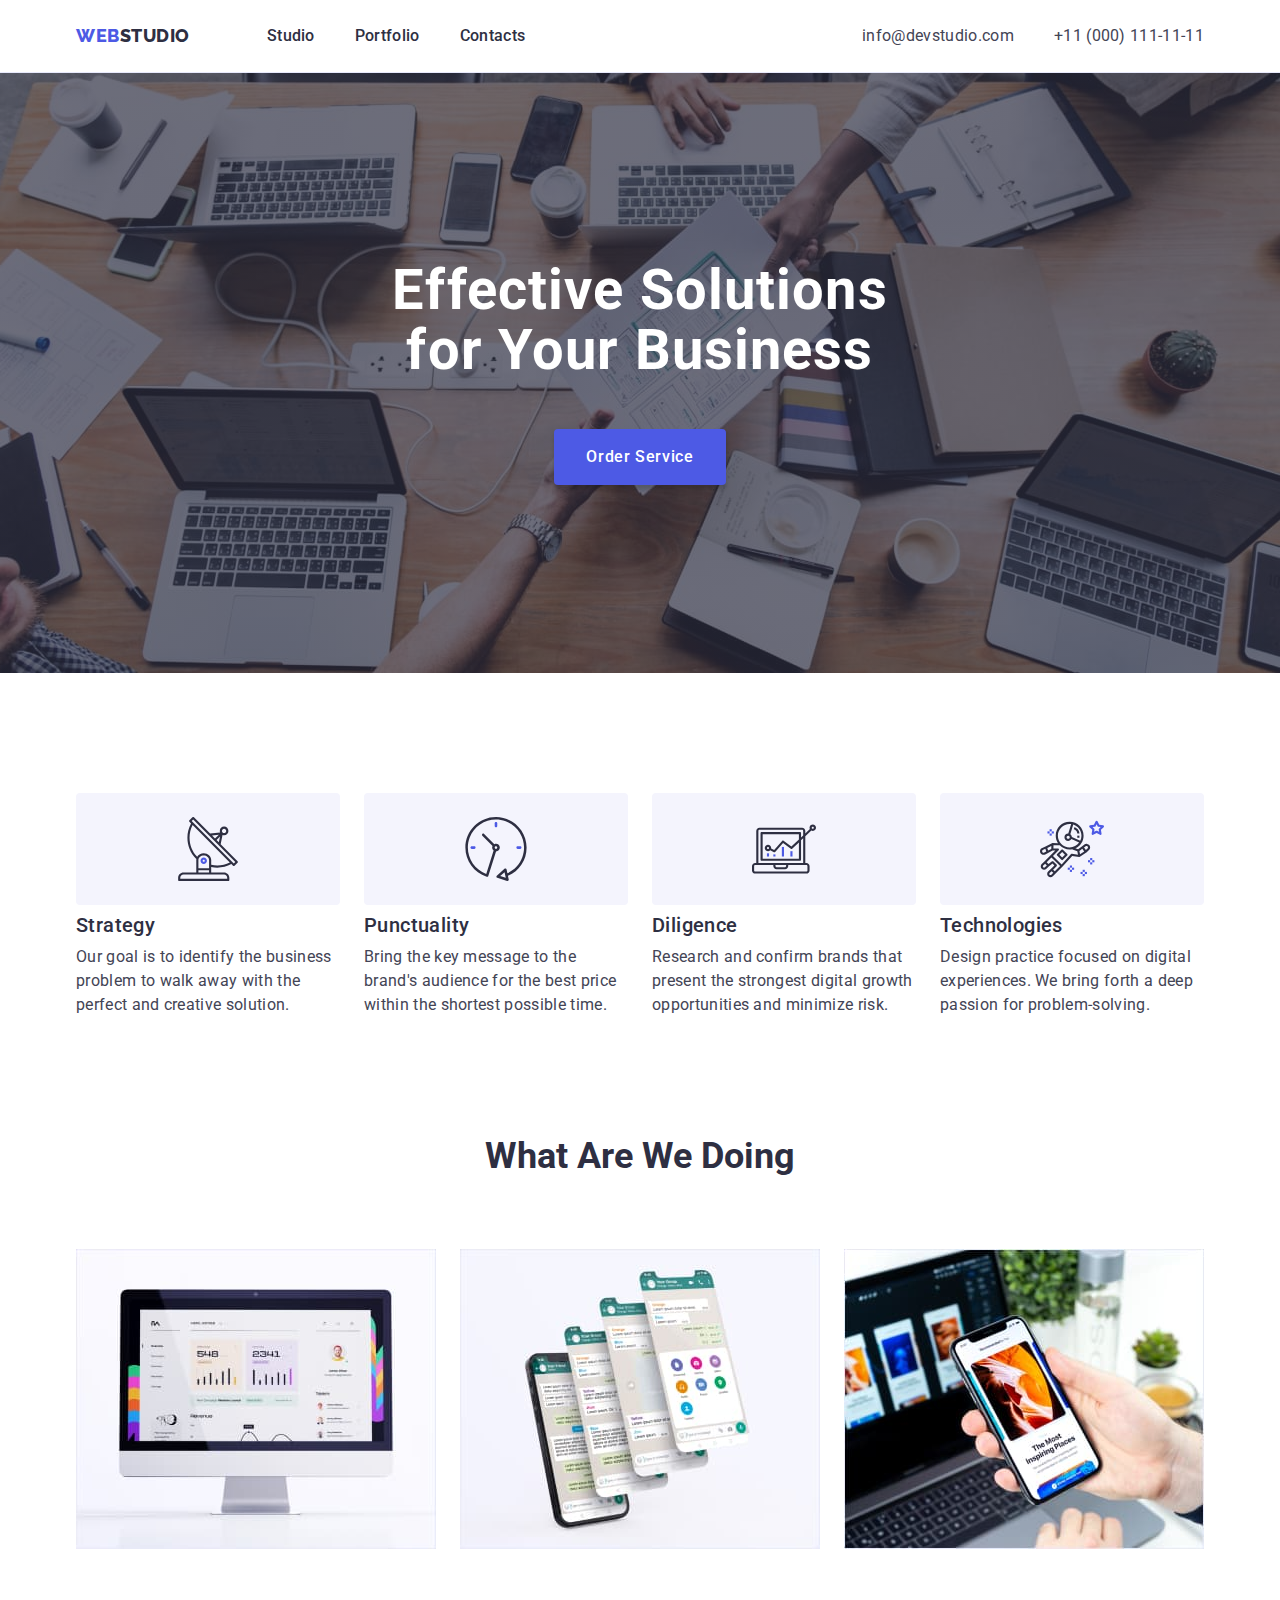
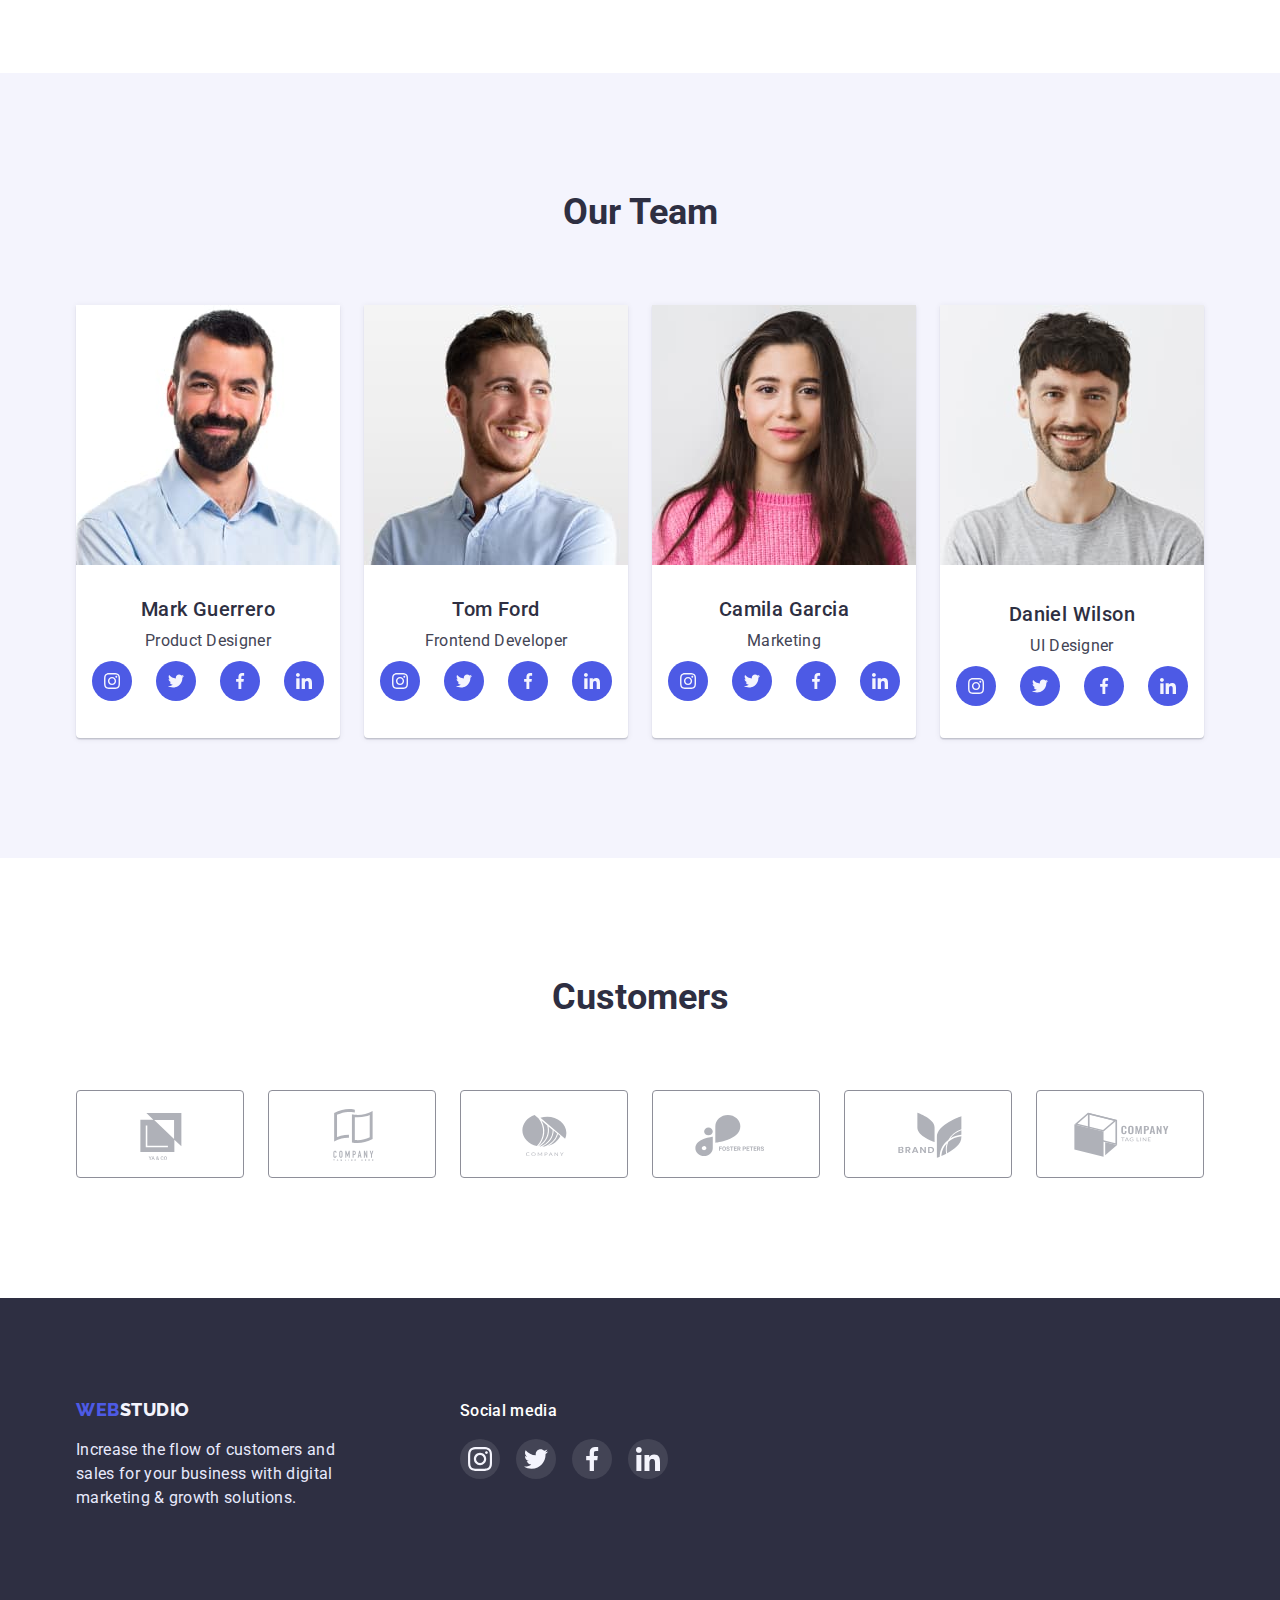
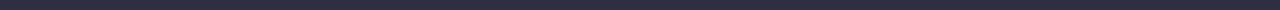
<file: index.html>
<!DOCTYPE html>
<html lang="en">
<head>
    <meta charset="UTF-8">
    <meta http-equiv="X-UA-Compatible" content="IE=edge">
    <meta name="viewport" content="width=, initial-scale=1.0">
    <title>Document</title>
    <link href="https://fonts.googleapis.com/css2?family=Raleway:wght@800&family=Roboto:wght@400;500;700&display=swap"
        rel="stylesheet"
    />
    <link rel="stylesheet" href="https://cdnjs.cloudflare.com/ajax/libs/modern-normalize/0.6.0/modern-normalize.min.css">
    <link rel="stylesheet" href="./css/styles.css" />
</head>
<body class="page">
    <header class="header">
        <div class="container nav-container">
            <nav class="main-nav">
                <a href="./index.html" class="logo-link">
                    <span class="logo-span">Web</span>Studio
                </a>    
                <ul class="site-nav list">
                    <li class="item">
                        <a href="" class="link">Studio</a>
                    </li>
                    <li class="item">
                        <a href="./portfolio.html" class="link">Portfolio</a>
                    </li>
                    <li class="item">
                        <a href="" class="link">Contacts</a>
                    </li>
                </ul>
            </nav>
            <address>
                <ul class="contact list">
                    <li class="item">
                        <a href="mailto:info@devstudio.com" class="contact-mail">info@devstudio.com</a>
                    </li>
                    <li class="item">
                        <a href="tel:+110001111111" class="contact-number">+11 (000) 111-11-11</a>
                    </li>
                </ul>
            </address>
        </div>
    </header>
    <main>
        <section class="section container-hero">
            <div class="container">
                <h1 class="hero-title">
                    Effective Solutions
                    for Your Business
                </h1>
                <button type="button" class="hero-buttom">
                    Order Service
                </button>
            </div>    
        </section>
        <section class="section">
            <div class="container">
                <h2 class="section-title title-color invisible-title"></h2>
                <ul class="items list">
                    <li class="item">
                        <div class="advantages-icons list">
                            <svg class="advantages-icon">
                                <use href="./images/symbol-defs.svg#antenna-1"></use>
                            </svg>
                        </div>
                        <h3 class="caption title-color">
                            Strategy
                        </h3>
                        <p class="text">
                            Our goal is to identify the business
                            problem to walk away with the perfect
                            and creative solution.
                        </p>
                    </li>
                    <li class="item">
                        <div class="advantages-icons">
                            <svg class="advantages-icon">
                                <use href="./images/symbol-defs.svg#clock-1"></use>
                            </svg>
                        </div>
                        <h3 class="caption title-color">
                            Punctuality
                        </h3>
                        <p class="text">
                            Bring the key message to the brand's audience for
                            the best price within the shortest possible time.
                        </p>
                    </li>
                    <li class="item">
                        <div class="advantages-icons">
                            <svg class="advantages-icon">
                                <use href="./images/symbol-defs.svg#diagram-1"></use>
                            </svg>
                        </div>
                        <h3 class="caption title-color">
                            Diligence
                        </h3>
                        <p class="text">
                            Research and confirm brands that present the strongest
                            digital growth opportunities and minimize risk.
                        </p>
                    </li>
                    <li class="item">
                        <div class="advantages-icons">
                            <svg class="advantages-icon">
                                <use href="./images/symbol-defs.svg#astronaut-1"></use>
                            </svg>
                        </div>
                        <h3 class="caption title-color">
                            Technologies
                        </h3>
                        <p class="text">
                            Design practice focused on digital experiences. We bring
                            forth a deep passion for problem-solving.
                        </p>
                    </li>
                </ul>
            </div>
        </section>
        <section class="section section-examples">
            <div class="container">
                <h2 class="section-title title-color">
                    What are we doing
                </h2>
                <ul class="work-examples list">
                    <li class="item">
                        <img src="./images/image-1.jpg" alt="web site" width="360" height="300">
                    </li>
                    <li class="item">
                        <img src="./images/image-2.jpg" alt="group on the phone" width="360" height="300">
                    </li>
                    <li class="item">
                        <img src="./images/image-3.jpg" alt="the most inspiring places" width="360" height="300">
                    </li>
                </ul>
            </div>
        </section>
        <section class="team section">
            <div class="container">
                <h2 class="section-title title-color">Our Team</h2>
                <ul class="our-team list">
                    <li class="team-list">
                        <img class="photo-team" src="./images/image-4.jpg" alt="Mark Guerrero" width="264" height="260">
                        <div class="info-team">
                            <h3 class="employee-name caption title-color">Mark Guerrero</h3>
                            <p class="team-text">Product Designer</p>
                            <ul class="team social-networks">
                                <li class="social-item list">
                                    <a class="social-link" href="">
                                        <svg class="social-icon" width="16px" height="16px">
                                            <use href="./images/symbol-defs.svg#instagram-2"></use>
                                        </svg>
                                    </a>
                                </li>
                                <li class="social-item list">
                                    <a class="social-link" href="">
                                        <svg class="social-icon" width="16px" height="16px">
                                            <use href="./images/symbol-defs.svg#twitter-1"></use>
                                        </svg>
                                    </a>
                                </li>
                                <li class="social-item list">
                                    <a class="social-link" href="">
                                        <svg class="social-icon" width="16px" height="16px">
                                            <use href="./images/symbol-defs.svg#facebook-1"></use>
                                        </svg>
                                    </a>
                                </li>
                                <li class="social-item list">
                                    <a class="social-link" href="">
                                        <svg class="social-icon" width="16px" height="16px">
                                            <use href="./images/symbol-defs.svg#linkedin-1"></use>
                                        </svg>
                                    </a>
                                </li>
                            </ul>
                        </div>
                    </li>
                    <li class="team-list">
                        <img class="photo-team" src="./images/image-5.jpg" alt="Tom Ford" width="264" height="260">
                        <div class="info-team">
                            <h3 class="employee-name caption title-color">Tom Ford</h3>
                            <p class="team-text">Frontend Developer</p>
                            <ul class="team social-networks">
                                <li class="social-item list">
                                    <a class="social-link" href="">
                                        <svg class="social-icon all-icons" width="16px" height="16px">
                                            <use href="./images/symbol-defs.svg#instagram-2"></use>
                                        </svg>
                                    </a>
                                </li>
                                <li class="social-item list">
                                    <a class="social-link" href="">
                                        <svg class="social-icon all-icons" width="16px" height="16px">
                                            <use href="./images/symbol-defs.svg#twitter-1"></use>
                                        </svg>
                                    </a>
                                </li>
                                <li class="social-item list">
                                    <a class="social-link" href="">
                                        <svg class="social-icon all-icons" width="16px" height="16px">
                                            <use href="./images/symbol-defs.svg#facebook-1"></use>
                                        </svg>
                                    </a>
                                </li>
                                <li class="social-item list">
                                    <a class="social-link" href="">
                                        <svg class="social-icon all-icons" width="16px" height="16px">
                                            <use href="./images/symbol-defs.svg#linkedin-1"></use>
                                        </svg>
                                    </a>
                                </li>
                            </ul>
                        </div>
                    </li>
                    <li class="team-list">
                        <img class="photo-team" src="./images/image-6.jpg" alt="Camila Garcia" width="264" height="260">
                        <div class="info-team">
                            <h3 class="employee-name caption title-color">Camila Garcia</h3>
                            <p class="team-text">Marketing</p>
                            <ul class="team social-networks">
                                <li class="social-item list">
                                    <a class="social-link" href="">
                                        <svg class="social-icon all-icons" width="16px" height="16px">
                                            <use href="./images/symbol-defs.svg#instagram-2"></use>
                                        </svg>
                                    </a>
                                </li>
                                <li class="social-item list">
                                    <a class="social-link" href="">
                                        <svg class="social-icon all-icons" width="16px" height="16px">
                                            <use href="./images/symbol-defs.svg#twitter-1"></use>
                                        </svg>
                                    </a>
                                </li>
                                <li class="social-item list">
                                    <a class="social-link" href="">
                                        <svg class="social-icon all-icons" width="16px" height="16px">
                                            <use href="./images/symbol-defs.svg#facebook-1"></use>
                                        </svg>
                                    </a>
                                </li>
                                <li class="social-item list">
                                    <a class="social-link" href="">
                                        <svg class="social-icon all-icons" width="16px" height="16px">
                                            <use href="./images/symbol-defs.svg#linkedin-1"></use>
                                        </svg>
                                    </a>
                                </li>
                            </ul>
                        </div>
                    </li>
                    <li class="team-list">
                        <img src="./images/image-7.jpg" alt="Daniel Wilson" width="264" height="260">
                        <div class="info-team">
                            <h3 class="employee-name caption title-color">Daniel Wilson</h3>
                            <p class="team-text">UI Designer</p>
                            <ul class="team social-networks">
                                <li class="social-item list">
                                    <a class="social-link" href="">
                                        <svg class="social-icon all-icons" width="16px" height="16px">
                                            <use href="./images/symbol-defs.svg#instagram-2"></use>
                                        </svg>
                                    </a>
                                </li>
                                <li class="social-item list">
                                    <a class="social-link" href="">
                                        <svg class="social-icon all-icons" width="16px" height="16px">
                                            <use href="./images/symbol-defs.svg#twitter-1"></use>
                                        </svg>
                                    </a>
                                </li>
                                <li class="social-item list">
                                    <a class="social-link" href="">
                                        <svg class="social-icon all-icons" width="16px" height="16px">
                                            <use href="./images/symbol-defs.svg#facebook-1"></use>
                                        </svg>
                                    </a>
                                </li>
                                <li class="social-item list">
                                    <a class="social-link" href="">
                                        <svg class="social-icon all-icons" width="16px" height="16px">
                                            <use href="./images/symbol-defs.svg#linkedin-1"></use>
                                        </svg>
                                    </a>
                                </li>
                            </ul>
                        </div>
                    </li>
                </ul>
            </div>
        </section>
        <section class="section">
            <div class="container">
                <h2 class="section-title title-color">Customers</h2>
                <ul class="customer-item list">
                    <li class="customers-list list">
                        <a href="" class="customers-link">
                            <svg class="customers-icon">
                                <use href="./images/symbol-defs.svg#Logo-5"></use>
                            </svg>
                        </a>
                    </li>
                    <li class="customers-list list">
                        <a href="" class="customers-link">
                            <svg class="customers-icon">
                                <use href="./images/symbol-defs.svg#Logo-4"></use>
                            </svg>
                        </a>
                    </li>
                    <li class="customers-list list">
                       <a href="" class="customers-link">
                            <svg class="customers-icon">
                                <use href="./images/symbol-defs.svg#Logo-3"></use>
                            </svg>
                        </a>
                    </li>
                    <li class="customers-list list">
                        <a href="" class="customers-link">
                            <svg class="customers-icon">
                                <use href="./images/symbol-defs.svg#Logo-2"></use>
                            </svg>
                        </a>
                    </li>
                    <li class="customers-list list">
                        <a href="" class="customers-link">
                            <svg class="customers-icon" >
                                <use href="./images/symbol-defs.svg#Logo-1"></use>
                            </svg>
                        </a>
                    </li>
                    <li class="customers-list list">
                        <a href="" class="customers-link">
                            <svg class="customers-icon">
                                <use href="./images/symbol-defs.svg#Logo"></use>
                            </svg>
                        </a>
                    </li>
                </ul>
            </div>
        </section>
    </main>
    <footer class="footer">
        <div class="container footer-container">
            <div class="footer-block">
                <a href="./index.html" class="footer-logo-link">
                    <span class="logo-span">Web</span><span class="footer-span">Studio
                    </span>
                </a>
                <p class="footer-text">
                    Increase the flow of customers and sales for your
                    business with digital marketing & growth solutions.
                </p>
            </div>
            <div class="footer-networks">
                <p class="nerworks-text">Social media</p>
                <ul class="footer-icons">
                    <li class="footer-item list">
                        <a class="social-link" href="">
                            <svg class="social-icon" width="24px" height="24px">
                                <use href="./images/symbol-defs.svg#instagram-2"></use>
                            </svg>
                        </a>
                    </li>
                    <li class="footer-item list">
                        <a class="social-link" href="">
                            <svg class="social-icon" width="24px" height="24px">
                                <use href="./images/symbol-defs.svg#twitter-1"></use>
                            </svg>
                        </a>
                    </li>
                    <li class="footer-item list">
                        <a class="social-link" href="">
                            <svg class="social-icon" width="24px" height="24px">
                                <use href="./images/symbol-defs.svg#facebook-1"></use>
                            </svg>
                        </a>
                    </li>
                    <li class="footer-item list">
                        <a class="social-link" href="">
                            <svg class="social-icon" width="24px" height="24px">
                                <use href="./images/symbol-defs.svg#linkedin-1"></use>
                            </svg>
                        </a>
                    </li>
                </ul>
            </div>
        </div>
    </footer>
</body>
</html>
</file>
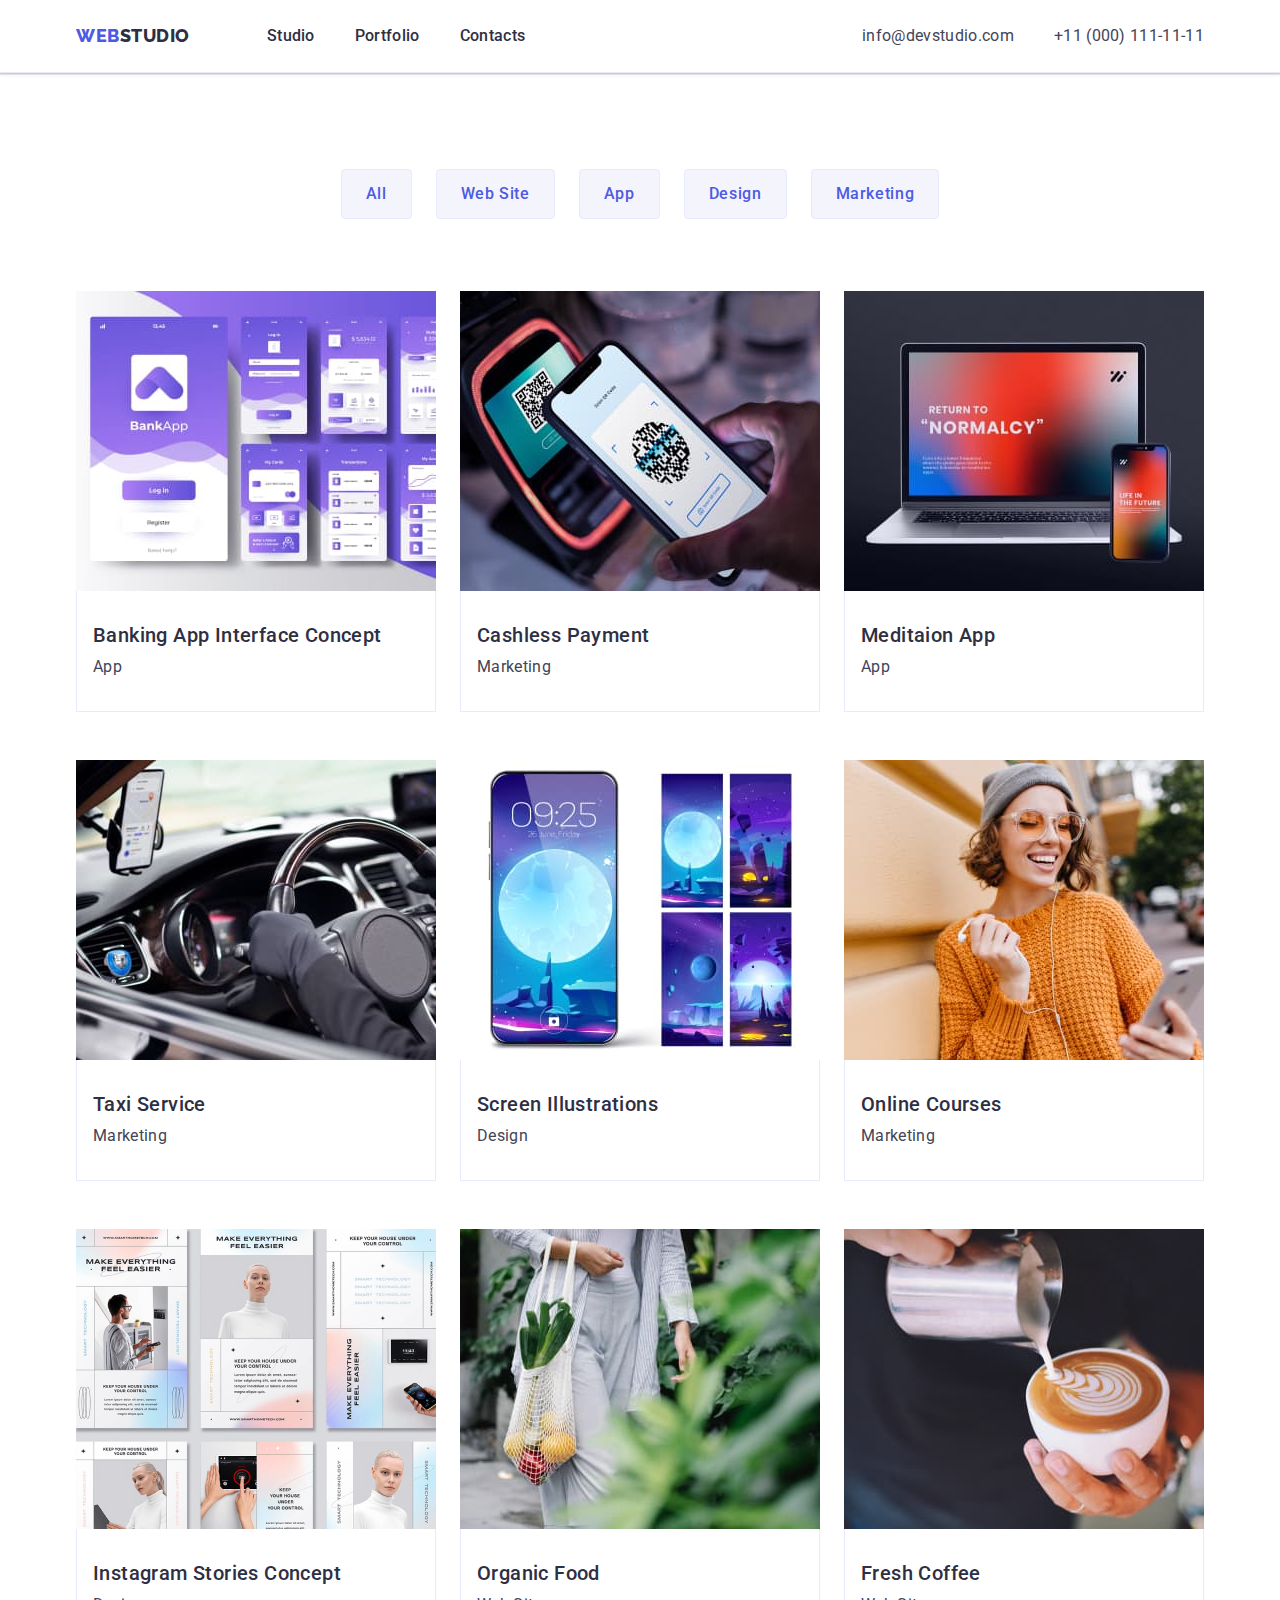
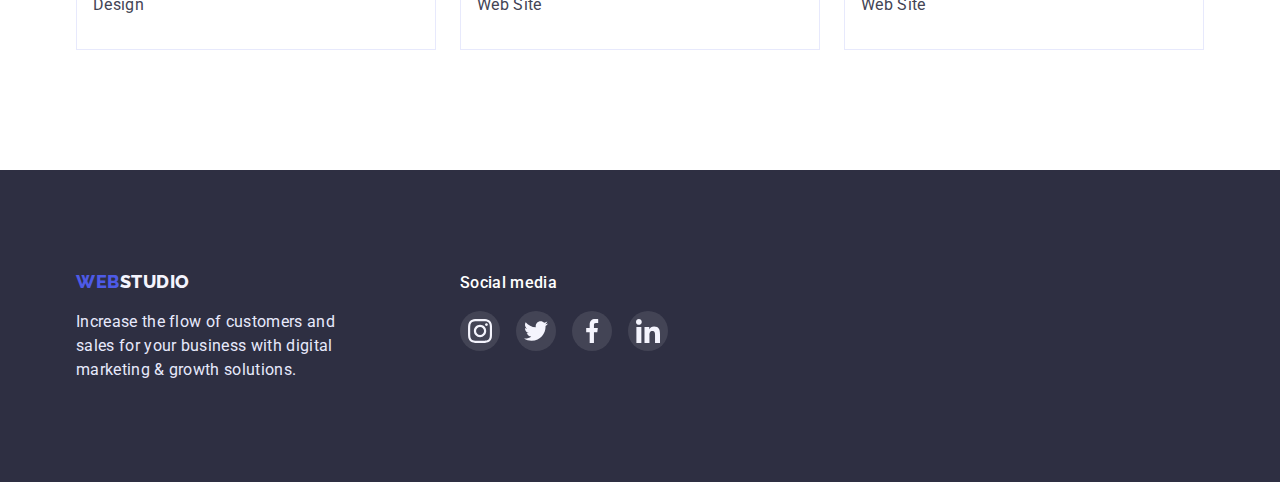
<file: portfolio.html>
<!DOCTYPE html>
<html lang="en">

<head>
    <meta charset="UTF-8">
    <meta http-equiv="X-UA-Compatible" content="IE=edge">
    <meta name="viewport" content="width=, initial-scale=1.0">
    <title>Document</title>
    <link href="https://fonts.googleapis.com/css2?family=Raleway:wght@800&family=Roboto:wght@400;500;700&display=swap"
        rel="stylesheet" />
        <link rel="stylesheet" href="https://cdnjs.cloudflare.com/ajax/libs/modern-normalize/0.6.0/modern-normalize.min.css">
    <link rel="stylesheet" href="./css/styles.css" />
</head>

<body class="page">
    <header class="header">
        <div class="container nav-container">
            <nav class="main-nav">
                <a href="./index.html" class="logo-link">
                    <span class="logo-span">Web</span>Studio
                </a>
                <ul class="site-nav list">
                    <li class="item">
                        <a href="./index.html" class="link">Studio</a>
                    </li>
                    <li class="item">
                        <a href="./portfolio.html" class="link">Portfolio</a>
                    </li>
                    <li class="item">
                        <a href="" class="link">Contacts</a>
                    </li>
                </ul>
            </nav>
            <address>
                <ul class="contact list">
                    <li class="item">
                        <a href="mailto:info@devstudio.com" class="contact-mail">info@devstudio.com</a>
                    </li>
                    <li class="item">
                        <a href="tel:+110001111111" class="contact-number">+11 (000) 111-11-11</a>
                    </li>
                </ul>
            </address>
        </div>
    </header>
    <main>
        <section class="section-portfolio">
            <div class="container">
                <h1 class="main-examples-title"></h1>
                <ul class="filter list">
                    <li class="item">
                        <button type="button" class="filter-button">All</button>
                    </li>
                    <li class="item">
                        <button type="button" class="filter-button">Web Site</button>
                    </li>
                    <li class="item">
                        <button type="button" class="filter-button">App</button>
                    </li>
                    <li class="item">
                        <button type="button" class="filter-button">Design</button>
                    </li>
                    <li class="item">
                        <button type="button" class="filter-button">Marketing</button>
                    </li>
                </ul>
                <ul class="examples list">
                    <li class="examples-item">
                        <a href="" class="examples-link">
                            <img class="emamples-images" src="./images/image-8.jpg" alt="banking-app" width="360" height="300">
                            <div class="text-border">
                                <h2 class="examples-title title-color">Banking App Interface Concept</h2>
                                <p class="examples-text">App</p>
                            </div>
                        </a>
                    </li>
                    <li class="examples-item">
                        <a href="" class="examples-link">
                            <img class="emamples-images" src="./images/image-9.jpg" alt="" width="360" height="300">
                            <div class="text-border">
                                <h2 class="examples-title title-color">Cashless Payment</h2>
                                <p class="examples-text">Marketing</p>
                            </div>
                        </a>
                    </li>
                    <li class="examples-item">
                        <a href="" class="examples-link">
                            <img class="emamples-images" src="./images/image-10.jpg" alt="cashless-payment" width="360" height="300">
                            <div class="text-border">
                                <h2 class="examples-title title-color">Meditaion App</h2>
                                <p class="examples-text">App</p>
                            </div>
                        </a>
                    </li>
                    <li class="examples-item">
                        <a href="" class="examples-link">
                            <img class="emamples-images" src="./images/image-11.jpg" alt="taxi-service" width="360" height="300">
                            <div class="text-border">
                                <h2 class="examples-title title-color">Taxi Service</h2>
                                <p class="examples-text">Marketing</p>
                            </div>
                        </a>
                    </li>
                    <li class="examples-item">
                        <a href="" class="examples-link">
                            <img class="emamples-images" src="./images/image-12.jpg" alt="screen-illustrations" width="360" height="300">
                            <div class="text-border">
                                <h2 class="examples-title title-color">Screen Illustrations</h2>
                                <p class="examples-text">Design</p>
                            </div>
                        </a>
                    </li>
                    <li class="examples-item">
                        <a href="" class="examples-link">
                            <img class="emamples-images" src="./images/image-13.jpg" alt="online-course" width="360" height="300">
                            <div class="text-border">
                                <h2 class="examples-title title-color">Online Courses</h2>
                                <p class="examples-text">Marketing</p>
                            </div>
                        </a>
                    </li>
                    <li class="examples-item">
                        <a href="" class="examples-link">
                            <img class="emamples-images" src="./images/image-14.jpg" alt="instagram" width="360" height="300">
                            <div class="text-border">
                                <h2 class="examples-title title-color">Instagram Stories Concept</h2>
                                <p class="examples-text">Design</p>
                            </div>
                        </a>
                    </li>
                    <li class="examples-item">
                        <a href="" class="examples-link">
                            <img class="emamples-images" src="./images/image-15.jpg" alt="organic food" width="360" height="300">
                            <div class="text-border">
                                <h2 class="examples-title title-color">Organic Food</h2>
                                <p class="examples-text">Web Site</p>
                            </div>
                        </a>
                    </li>
                    <li class="examples-item">
                        <a href="" class="examples-link">
                            <img class="emamples-images" src="./images/image-16.jpg" alt="coffee" width="360" height="300">
                            <div class="text-border">
                                <h2 class="examples-title title-color">Fresh Coffee</h2>
                                <p class="examples-text">Web Site</p>
                            </div>
                        </a>
                    </li>
                </ul>
            </div>
        </section>
    </main>
    <footer class="footer">
        <div class="container footer-container">
           <div class="footer-block">
                <a href="./index.html" class="footer-logo-link">
                    <span class="logo-span">Web</span><span class="footer-span">Studio
                    </span>
                </a>
                <p class="footer-text">
                    Increase the flow of customers and sales for your
                    business with digital marketing & growth solutions.
                </p>
           </div>
            <div class="footer-networks">
                <p class="nerworks-text">Social media</p>
                <ul class="footer-icons">
                    <li class="footer-item list">
                        <a class="social-link" href="">
                            <svg class="social-icon" width="24px" height="24px">
                                <use href="./images/symbol-defs.svg#instagram-2"></use>
                            </svg>
                        </a>
                    </li>
                    <li class="footer-item list">
                        <a class="social-link" href="">
                            <svg class="social-icon" width="24px" height="24px">
                                <use href="./images/symbol-defs.svg#twitter-1"></use>
                            </svg>
                        </a>
                    </li>
                    <li class="footer-item list">
                        <a class="social-link" href="">
                            <svg class="social-icon" width="24px" height="24px">
                                <use href="./images/symbol-defs.svg#facebook-1"></use>
                            </svg>
                        </a>
                    </li>
                    <li class="footer-item list">
                        <a class="social-link" href="">
                            <svg class="social-icon" width="24px" height="24px">
                                <use href="./images/symbol-defs.svg#linkedin-1"></use>
                            </svg>
                        </a>
                    </li>
                </ul>
            </div>
        </div>
    </footer>
</body>

</html>
</file>
<file: css/styles.css>
:root {
    --primary-text-color:#434455;
    --title-text-color:#2E2F42;
    --accent-color:#4D5AE5;
    --background-page: #FFFFFF;
    --accent-portfolio-color: #404BBF;
    --background-team-color: #F4F4FD;
    --p-footer-color:#E7E9FC;
    --hover-button: #404BBF;
    --border:#8E8F99;
    --background-footer-icon:#31D0AA;
    --icons-color:#AFB1B8;
}
.container {
    width: 1158px;
    padding-left: 15px;
    padding-right: 15px;
    margin: 0 auto;
}
.img {
    display: block;
    max-width: 100%;
    height: auto;
}
.list {
    list-style: none;
    margin: 0;
    padding: 0;
}
p,h1,h2,h3,h4,h5,h6 {
    margin: 0;
}
.header {
    border-bottom: 1px solid var(--p-footer-color);
    box-shadow: 0px 2px 1px rgba(46, 47, 66, 0.08), 0px 1px 1px 
    rgba(46, 47, 66, 0.16), 0px 1px 6px rgba(46, 47, 66, 0.08)
}
.nav-container {
    display: flex;
    align-items: center;
}
.page {
    background-color: var(--background-page);
    color: var(--primary-text-color);
    font-family: 'Roboto',sans-serif;
    font-size: 16px;
}
.logo-link {
    display: block;
    padding: 24px 0px;
    color: var(--title-text-color);
    font-weight: 800;
    font-size: 18px;
    font-family: 'Raleway';
    letter-spacing: 0.03em;
    line-height: 1.33;
    text-decoration: none;
    text-transform: uppercase;
}
.logo-span {
    color: var(--accent-color);
}
.title-color {
    color: var(--title-text-color);
}
.main-nav {
    display: flex;
    align-items: center;
}
.site-nav {
    display: flex;
    margin-left: 77px;
}
.site-nav > .item:not(:last-child) {
    margin-right: 40px;
}

.site-nav .link {
    display: block;
    padding: 24px 0px;
    color: var(--title-text-color);
    font-weight: 500;
    line-height: 1.5;
    letter-spacing: 0.02em;
    text-decoration: none;
}
.site-nav .link:hover,
.site-nav .link:focus {
    color: var(--accent-color);
}
address {
    margin-left: auto;
}
.contact {
    display: flex;
}
.contact > .item:not(:last-child) {
    margin-right: 40px;
}
.contact-mail,.contact-number {
    display: block;
    padding: 24px 0px;
    color: var(--primary-text-color);
    line-height: 1.5;
    font-style: normal;
    letter-spacing: 0.02em;
    text-decoration: none;
}
.contact-mail:hover,
.contact-mail:focus {
    color: var(--accent-color);
}
.contact-number:hover,
.contact-number:focus {
    color: var(--accent-color);
}
.section {
    padding: 120px 0px;
}
.container-hero {
    margin: 0 auto;
    padding-top: 188px;
    padding-bottom: 188px;
    background-color: var(--title-text-color);
    background-image: linear-gradient(to right,rgba(46, 47, 66, 0.7),rgba(46, 47, 66, 0.7)),url(../images/people-office.jpg);
    background-position: center;
    background-repeat: no-repeat;
    background-size: cover;
    height: 600px;
    max-width: 1440px;
    text-align: center;
}
.advantages-icons {
    width: 264px;
    height: 112px;
    background-color: var(--background-team-color);
    padding: 24px 100px;
    margin-bottom: 8px;
    border-radius: 4px;
}
.advantages-icon {
    width: 64px;
    height: 64px;
}
.section-title {
    margin-top: 0;
    margin-bottom: 72px;
    font-size: 36px;
    line-height: 1.11;
    text-align: center;
    text-transform: capitalize;
}
.hero-title {
    margin-top: 0;
    margin-bottom: 48px;
    margin-left: auto;
    margin-right: auto;
    color: var(--background-page);
    width: 496px;
    font-size: 56px;
    line-height: 1.07;
    letter-spacing: 0.02em;
    
}
.hero-buttom {
    padding: 16px 32px;
    min-width: 169px;
    background-color: var(--accent-color);
    color: var(--background-page);
    font-family: inherit;
    line-height: 1.5;
    font-weight: 500;
    font-size: 16px;
    border: none;
    box-shadow: 0px 4px 4px rgba(0, 0, 0, 0.15);
    border-radius: 4px;
    cursor: pointer;
    letter-spacing: 0.04em;
}
.hero-buttom:hover,
.hero-buttom:focus {
    color: var(--background-page);
    background:var(--hover-button);
}
.invisible-title {
    position: absolute;
    width: 1px;
    height: 1px;
    margin: -1px;
    border: 0;
    padding: 0;
    white-space: nowrap;
    clip-path: inset(100%);
    clip: rect(0 0 0 0);
    overflow: hidden;
}
.items {
    display: flex;
}
.items > .item {
    min-width: 264px;
}
.items>.item:not(:last-child) {
    margin-right: 24px;
}
.caption {
    margin-top: 0;
    margin-bottom: 8px;
    font-weight: 500;
    font-size: 20px;
    line-height: 1.2;
    letter-spacing: 0.02em;
}
.items .text {
    line-height: 1.5;
    letter-spacing: 0.02em;
    margin: 0;
}
.work-examples {
    display: flex;
}
.work-examples >.item {
    min-width: 360px;
}
.work-examples > .item:not(:last-child) {
    margin-right: 24px;

}
.section-examples {
    padding-top: 0;
}
.team.section {
    background-color: var(--background-team-color);
}
.our-team {
    display: flex;
}
.our-team > .team-list:not(:last-child) {
    margin-right: 24px;
}
.team.social-networks {
    display: flex;
    gap: 24px;
    padding: 0;
    margin-top: 8px;
}
.social-link {
    width: 40px;
    height: 40px;
    border-radius: 50%;
    background-color: var(--accent-color);
    display: flex;
    align-items: center;
    justify-content: center;
}
.social-link:hover,
.social-link:focus {
    background-color: var(--accent-portfolio-color);
}
.social-icon {
    fill: var(--background-team-color);
}
.team-list {
    width: 264px;
    background: var(--background-page);
    box-shadow: 0px 1px 6px rgba(46, 47, 66, 0.08), 0px 1px 1px rgba(46, 47, 66, 0.16), 0px 2px 1px rgba(46, 47, 66, 0.08);
    border-radius: 0px 0px 4px 4px;
    text-align: center;
}
.photo-team {
    display: block;
}
.our-team .employee-name {
    margin-top: 0px;
    margin-bottom: 8px;
}
.team-text {
    margin-top: 0;
    margin-bottom: 0px;
    line-height: 1.5;
    letter-spacing: 0.02em;
}
.info-team {
    padding: 32px 16px;
}
.customer-item {
    display: flex;
    gap: 24px;
}
.customers-link {
    width: 100%;
    height: 100%;
    display: block;
    border:1px solid var(--border);
    display: flex;
    align-items: center;
    justify-content: center;
    border-radius: 4px;
}
.customers-icon {
    fill:var(--icons-color);
}
.customers-list {
    width: 168px;
    height: 88px;
}
.customers-icon {
    width: 104px;
    height: 56px;
}
.customers-link:hover ,
.customers-link:focus {
    border: 1px solid var(--hover-button);
}
.customers-link:hover .customers-icon,
.customers-link:focus .customers-icon {
    fill:var(--hover-button);
}
.footer {
    padding-top: 100px;
    padding-bottom: 100px;
    background: var(--title-text-color);
}
.footer-container {
    display: flex;
    align-items: baseline;
}
.footer-networks {
    margin-left: 120px;
}
.nerworks-text {
    font-weight: 500;
    line-height: 1.5;
    letter-spacing: 0.02em;
    color: var(--background-page);
    margin-bottom: 16px;
}
.footer-logo-link {
    display: inline-block;
    margin-bottom: 16px;
    color: var(--title-text-color);
    font-family: 'Raleway';
    font-weight: 800;
    font-size: 18px;
    line-height: 1.33;
    text-decoration: none;
    text-transform: uppercase;
    letter-spacing: 0.03em;
}
.footer-text {
    margin: 0;
    width: 264px;
    color: var(--p-footer-color);
    letter-spacing: 0.02em;
    line-height: 1.5;
}
.footer .footer-span {
    color: var(--background-team-color);
}
.footer-icons {
    display: flex;
    gap: 16px;
    padding: 0;
    margin: 0;
}
.footer-item .social-link {
    display: block;
    width: 40px;
    height: 40px;
    border-radius: 50%;
    background-color: rgba(255, 255, 255, 0.1);
    display: flex;
    align-items: center;
    justify-content: center;
}
.footer-item .social-link:hover,
.footer-item .social-link:focus {
    background-color: var(--background-footer-icon);
}
/* Portfilio */
.main-examples-title {
    position: absolute;
    width: 1px;
    height: 1px;
    margin: -1px;
    border: 0;
    padding: 0;
    white-space: nowrap;
    clip-path: inset(100%);
    clip: rect(0 0 0 0);
    overflow: hidden;
}
.section-portfolio {
    padding-top: 96px;
    padding-bottom: 120px;
}
.filter {
    display: flex;
    justify-content: center;
}
.filter > .item:not(:last-child) {
    margin-right: 24px;
}
.filter-button {
    display: inline-block;
    padding: 12px 24px;
    background: #F4F4FD;
    font-family: inherit;
    font-weight: 500;
    font-size: 16px;
    align-items: center;
    border: 1px solid #E7E9FC;
    border-radius: 4px;
    color: var(--accent-color);
    line-height: 1.5;
    cursor: pointer;
    letter-spacing: 0.04em;
}
.filter-button:hover,
.filter-button:focus {
    background: var(--accent-portfolio-color);
    color: var(--background-page);
    border-color: transparent;
    box-shadow: 0px 3px 1px rgba(0, 0, 0, 0.1), 0px 2px 1px rgba(0, 0, 0, 0.08), 0px 2px 2px rgba(0, 0, 0, 0.12);
}
.examples {
    display: flex;
    flex-wrap: wrap;
    margin-top: 72px;
}
.examples-item {
    width: 360px;
    margin-right: 24px;
    margin-bottom: 48px;
}
.examples-link:hover,
.examples-link:focus {
    box-shadow: 0px 1px 6px rgba(46, 47, 66, 0.08), 0px 1px 1px rgba(46, 47, 66, 0.16), 0px 2px 1px rgba(46, 47, 66, 0.08);
}
.examples-item:nth-child(3n) {
    margin-right: 0;
}
.examples-item:nth-last-child(-n + 3) {
    margin-bottom: 0;
}
.examples-link {
    display: block;
    text-decoration: none;
    color: var(--primary-text-color);
    line-height: 1.2;
}
.emamples-images {
    display: block;
}
.text-border {
    padding: 32px 16px;
    border-left: 1px solid var(--p-footer-color);
    border-right: 1px solid var(--p-footer-color);
    border-bottom: 1px solid var(--p-footer-color);
}
.examples-title {
    margin-top: 0px;
    margin-bottom: 0;
    font-weight: 500;
    font-size: 20px;
    line-height: 1.2;
    letter-spacing: 0.02em; 
}
.examples-text {
    margin-top: 8px;
    margin-bottom: 0;
    line-height: 1.5;
    letter-spacing: 0.02em;
}
</file>
